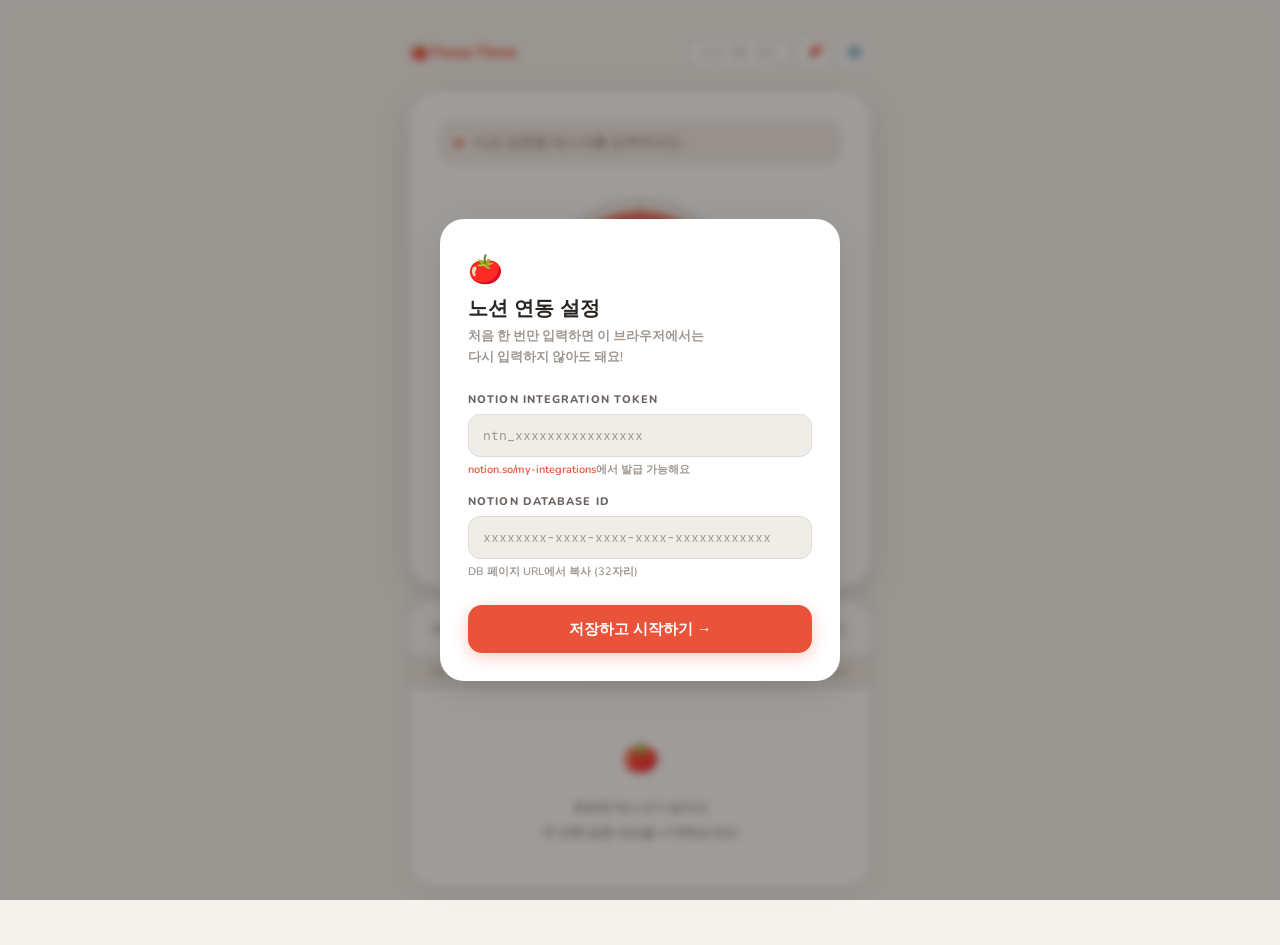
<file: index.html>
<!DOCTYPE html>
<html lang="ko">
<head>
<meta charset="UTF-8">
<meta name="viewport" content="width=device-width, initial-scale=1.0">
<title>Focus Timer</title>
<link rel="icon" type="image/png" href="https://twemoji.maxcdn.com/v/latest/72x72/1f345.png">
<link href="https://fonts.googleapis.com/css2?family=DM+Mono:wght@400;500&family=Nunito:wght@400;600;700;800;900&display=swap" rel="stylesheet">
<link rel="stylesheet" href="styles.css">
</head>
<body>

<!-- Modal -->
<div class="modal-backdrop" id="modalBackdrop">
  <div class="modal">
    <div class="modal-logo">🍅</div>
    <div class="modal-title">노션 연동 설정</div>
    <div class="modal-sub">처음 한 번만 입력하면 이 브라우저에서는<br>다시 입력하지 않아도 돼요!</div>
    <div class="modal-field">
      <label class="modal-label">Notion Integration Token</label>
      <input class="modal-input" id="inputToken" type="password" placeholder="ntn_xxxxxxxxxxxxxxxx">
      <div class="modal-hint"><a href="https://www.notion.so/my-integrations" target="_blank">notion.so/my-integrations</a>에서 발급 가능해요</div>
    </div>
    <div class="modal-field">
      <label class="modal-label">Notion Database ID</label>
      <input class="modal-input" id="inputDbId" type="text" placeholder="xxxxxxxx-xxxx-xxxx-xxxx-xxxxxxxxxxxx">
      <div class="modal-hint">DB 페이지 URL에서 복사 (32자리)</div>
    </div>
    <button class="modal-btn" onclick="saveSettings()">저장하고 시작하기 →</button>
    <div class="modal-error" id="modalError">토큰과 DB ID를 모두 입력해주세요</div>
  </div>
</div>

<!-- Header -->
<div class="header">
  <div class="logo">🍅 Focus Timer</div>
  <div class="header-right">
    <div class="session-badge" id="sessionBadge">세션 0회 완료</div>
    <button class="settings-btn" id="miniModeBtn" onclick="openMiniMode()" title="항상 위 미니모드">📌</button>
    <button class="settings-btn" onclick="openSettings()">⚙️</button>
  </div>
</div>

<div class="timesup-banner" id="timesupBanner">
  <div style="font-size:18px">⏰</div>
  <div>
    <div class="timesup-text">타임업!</div>
    <div class="timesup-sub">초과 시간이 카운트 중이에요 — 완료 버튼을 눌러 기록하세요</div>
  </div>
</div>

<div class="card">
  <div class="task-row">
    <div class="task-dot"></div>
    <input class="task-input" id="taskInput" type="text" placeholder="지금 집중할 태스크를 입력하세요…" maxlength="40">
  </div>
  <div class="clock-wrap">
    <div class="clock-outer">
      <canvas id="timerCanvas" width="220" height="220"></canvas>
      <div class="clock-center">
        <div id="timeDisplay">10:00</div>
        <div id="statusLabel">대기 중</div>
        <div id="overtimeLabel">초과중</div>
      </div>
    </div>
  </div>
  <div class="time-setter" id="timeSetter">
    <div class="setter-unit">
      <div class="setter-label">시간</div>
      <div class="setter-inner">
        <button class="setter-btn" onclick="adjustTime('h',1)">+</button>
        <input class="setter-input" id="setHour" type="number" min="0" max="23" value="0" oninput="onInputChange('h')" onblur="onInputBlur('h')">
        <button class="setter-btn" onclick="adjustTime('h',-1)">−</button>
      </div>
    </div>
    <div class="setter-sep">:</div>
    <div class="setter-unit">
      <div class="setter-label">분</div>
      <div class="setter-inner">
        <button class="setter-btn" onclick="adjustTime('m',1)">+</button>
        <input class="setter-input" id="setMin" type="number" min="0" max="59" value="10" oninput="onInputChange('m')" onblur="onInputBlur('m')">
        <button class="setter-btn" onclick="adjustTime('m',-1)">−</button>
      </div>
    </div>
  </div>
  <div class="controls">
    <button class="btn-main" id="startBtn" onclick="toggleTimer()">▶ 시작</button>
    <button class="btn-secondary" onclick="resetTimer()">↺ 리셋</button>
    <button class="btn-done" id="doneBtn" onclick="completeTask()">✓ 완료</button>
  </div>
</div>

<!-- Task List -->
<div class="list-card" id="listCard">
  <div class="list-header">
    <div class="list-title">완료된 태스크</div>
    <div class="list-header-right">
      <button class="btn-edit-mode" id="editModeBtn" onclick="toggleEditMode()">선택 삭제</button>
      <button class="btn-edit-mode" id="deleteAllBtn" onclick="deleteAllTasks()">전체 삭제</button>
      <div class="notion-badge" id="notionBadge">● Notion</div>
      <div class="list-count" id="taskCount">0개</div>
    </div>
  </div>
  <div class="list-cols" id="listCols">
    <div class="col-label">태스크</div>
    <div class="col-label">작업일시</div>
    <div class="col-label right">계획</div>
    <div class="col-label right">실제</div>
    <div class="col-label right">차이</div>
  </div>
  <div id="taskList">
    <div class="empty-state"><div class="empty-icon">🍅</div>완료된 태스크가 없어요<br>첫 번째 집중 세션을 시작해보세요!</div>
  </div>
  <div class="delete-bar" id="deleteBar">
    <div class="delete-bar-text" id="deleteBarText">0개 선택됨</div>
    <div style="display:flex;gap:8px">
      <button class="btn-cancel-delete" onclick="toggleEditMode()">취소</button>
      <button class="btn-confirm-delete" onclick="deleteSelected()">🗑 삭제</button>
    </div>
  </div>
</div>

<div class="sync-toast" id="syncToast"></div>

<script src="app.js"></script>
</body>
</html>
</file>
<file: styles.css>
:root {
    --bg:#f5f2ee;--surface:#fff;--surface2:#f0ece7;--border:#e0dbd4;
    --tomato:#e8533a;--tomato-light:#fde8e4;--green:#3db87a;--yellow:#f0b429;
    --text:#2a2520;--text-dim:#a09890;--text-mid:#6b6360;
    --shadow:0 4px 24px rgba(0,0,0,.08);--shadow-lg:0 8px 40px rgba(0,0,0,.12);
  }
  *{box-sizing:border-box;margin:0;padding:0}
  body{background:var(--bg);color:var(--text);font-family:'Nunito',sans-serif;min-height:100vh;display:flex;flex-direction:column;align-items:center;padding:36px 20px 60px}

  /* Modal */
  .modal-backdrop{position:fixed;inset:0;background:rgba(42,37,32,.45);backdrop-filter:blur(4px);display:flex;align-items:center;justify-content:center;z-index:1000}
  .modal-backdrop.hidden{display:none}
  .modal{background:var(--surface);border-radius:24px;padding:32px 28px 28px;width:100%;max-width:400px;box-shadow:var(--shadow-lg);margin:20px}
  .modal-logo{font-size:28px;margin-bottom:6px}
  .modal-title{font-size:20px;font-weight:900;margin-bottom:4px}
  .modal-sub{font-size:13px;color:var(--text-dim);font-weight:600;margin-bottom:24px;line-height:1.6}
  .modal-field{margin-bottom:16px}
  .modal-label{display:block;font-size:11px;font-weight:800;letter-spacing:.1em;text-transform:uppercase;color:var(--text-mid);margin-bottom:7px}
  .modal-input{width:100%;padding:12px 14px;background:var(--surface2);border:1.5px solid var(--border);border-radius:12px;font-family:'DM Mono',monospace;font-size:13px;color:var(--text);outline:none;transition:border-color .15s}
  .modal-input:focus{border-color:var(--tomato);background:var(--tomato-light)}
  .modal-input::placeholder{color:var(--text-dim)}
  .modal-hint{font-size:11px;color:var(--text-dim);font-weight:600;margin-top:5px;line-height:1.5}
  .modal-hint a{color:var(--tomato);text-decoration:none}
  .modal-btn{width:100%;padding:14px;background:var(--tomato);color:#fff;border:none;border-radius:14px;font-family:'Nunito',sans-serif;font-size:15px;font-weight:800;cursor:pointer;transition:all .15s;margin-top:8px;box-shadow:0 4px 16px rgba(232,83,58,.3)}
  .modal-btn:hover{background:#f06045;transform:translateY(-1px)}
  .modal-error{font-size:12px;color:var(--tomato);font-weight:700;margin-top:10px;display:none;text-align:center}

  /* Header */
  .header{width:100%;max-width:460px;display:flex;align-items:center;justify-content:space-between;margin-bottom:24px}
  .logo{font-size:15px;font-weight:900;letter-spacing:-.02em;color:var(--tomato)}
  .header-right{display:flex;align-items:center;gap:8px}
  .session-badge{font-family:'DM Mono',monospace;font-size:11px;color:var(--text-dim);background:var(--surface);border:1.5px solid var(--border);padding:4px 12px;border-radius:20px}
  .settings-btn{width:32px;height:32px;background:var(--surface);border:1.5px solid var(--border);border-radius:10px;cursor:pointer;font-size:15px;display:flex;align-items:center;justify-content:center;transition:all .15s}
  .settings-btn:hover{background:var(--border)}

  /* Card */
  .card{width:100%;max-width:460px;background:var(--surface);border-radius:28px;padding:28px 28px 24px;box-shadow:var(--shadow-lg);margin-bottom:14px}
  .task-row{display:flex;align-items:center;gap:10px;background:var(--surface2);border-radius:14px;padding:12px 16px;margin-bottom:24px;border:1.5px solid transparent;transition:border-color .2s}
  .task-row:focus-within{border-color:var(--tomato)}
  .task-dot{width:8px;height:8px;background:var(--tomato);border-radius:50%;flex-shrink:0}
  .task-input{flex:1;background:transparent;border:none;outline:none;font-family:'Nunito',sans-serif;font-size:14px;font-weight:700;color:var(--text);caret-color:var(--tomato)}
  .task-input::placeholder{color:var(--text-dim);font-weight:600}

  /* Clock */
  .clock-wrap{display:flex;justify-content:center;margin-bottom:22px}
  .clock-outer{position:relative;width:220px;height:220px}
  #timerCanvas{border-radius:50%;display:block}
  .clock-center{position:absolute;top:50%;left:50%;transform:translate(-50%,-50%);background:#fff;border-radius:50%;width:96px;height:96px;display:flex;flex-direction:column;align-items:center;justify-content:center;box-shadow:0 2px 12px rgba(0,0,0,.08);pointer-events:none}
  #timeDisplay{font-family:'DM Mono',monospace;font-size:20px;font-weight:500;color:var(--text);line-height:1;letter-spacing:-.5px}
  #statusLabel{font-size:9px;font-weight:800;letter-spacing:.12em;text-transform:uppercase;color:var(--text-dim);margin-top:3px}
  #overtimeLabel{font-family:'DM Mono',monospace;font-size:9px;color:var(--yellow);margin-top:2px;display:none}

  /* Timesup */
  .timesup-banner{display:none;align-items:center;gap:10px;background:#fde8e4;border:1.5px solid #f5c4bb;border-radius:14px;padding:11px 16px;margin-bottom:14px;width:100%;max-width:460px}
  .timesup-banner.show{display:flex}
  .timesup-text{font-size:13px;font-weight:800;color:var(--tomato)}
  .timesup-sub{font-size:11px;color:#c0705a;margin-top:1px;font-weight:600}

  /* Setter */
  .time-setter{display:flex;align-items:flex-end;justify-content:center;gap:8px;margin-bottom:20px}
  .setter-unit{display:flex;flex-direction:column;align-items:center;gap:5px}
  .setter-label{font-size:10px;font-weight:800;letter-spacing:.1em;text-transform:uppercase;color:var(--text-dim)}
  .setter-inner{display:flex;align-items:center;gap:5px}
  .setter-btn{width:28px;height:28px;background:var(--surface2);border:1.5px solid var(--border);border-radius:8px;color:var(--text-mid);font-size:16px;cursor:pointer;display:flex;align-items:center;justify-content:center;transition:all .15s;font-weight:700}
  .setter-btn:hover{background:var(--border);color:var(--text)}
  .setter-input{font-family:'DM Mono',monospace;font-size:24px;font-weight:500;color:var(--text);background:var(--surface2);border:1.5px solid var(--border);border-radius:10px;width:58px;text-align:center;padding:5px 0;outline:none;transition:border-color .15s}
  .setter-input:focus{border-color:var(--tomato);background:var(--tomato-light)}
  .setter-sep{font-family:'DM Mono',monospace;font-size:22px;color:var(--text-dim);padding-bottom:4px;font-weight:500}

  /* Controls */
  .controls{display:flex;gap:10px;justify-content:center}
  .btn-main{flex:1;padding:14px;background:var(--tomato);color:#fff;border:none;border-radius:16px;font-family:'Nunito',sans-serif;font-size:15px;font-weight:800;cursor:pointer;transition:all .15s;max-width:200px;box-shadow:0 4px 16px rgba(232,83,58,.35)}
  .btn-main:hover{background:#f06045;transform:translateY(-2px)}
  .btn-secondary{padding:14px 20px;background:var(--surface2);color:var(--text-mid);border:1.5px solid var(--border);border-radius:16px;font-family:'Nunito',sans-serif;font-size:14px;font-weight:800;cursor:pointer;transition:all .15s}
  .btn-secondary:hover{background:var(--border);color:var(--text)}
  .btn-done{padding:14px 20px;background:#e8f8f0;color:var(--green);border:1.5px solid #b8e8d0;border-radius:16px;font-family:'Nunito',sans-serif;font-size:14px;font-weight:800;cursor:pointer;transition:all .15s;display:none}
  .btn-done:hover{background:#d0f0e4}
  .btn-done:disabled{opacity:.5;cursor:not-allowed}

  /* Toast */
  .sync-toast{position:fixed;bottom:28px;right:24px;background:#fff;border:1.5px solid var(--border);border-radius:14px;padding:12px 18px;font-size:13px;font-weight:700;display:flex;align-items:center;gap:8px;transition:all .3s;opacity:0;transform:translateY(10px);z-index:999;box-shadow:var(--shadow)}
  .sync-toast.show{opacity:1;transform:translateY(0)}
  .sync-toast.success{border-color:#b8e8d0;color:var(--green)}
  .sync-toast.error{border-color:#f5c4bb;color:var(--tomato)}
  .sync-toast.loading{color:var(--text-dim)}

  /* List */
  .list-card{width:100%;max-width:460px;background:var(--surface);border-radius:24px;overflow:hidden;box-shadow:var(--shadow)}
  .list-header{padding:18px 22px 14px;border-bottom:1.5px solid var(--border);display:flex;align-items:center;justify-content:space-between}
  .list-title{font-size:12px;font-weight:800;letter-spacing:.12em;text-transform:uppercase;color:var(--text-dim)}
  .list-header-right{display:flex;align-items:center;gap:8px}
  .list-count{font-family:'DM Mono',monospace;font-size:11px;color:var(--text-dim);background:var(--surface2);padding:2px 8px;border-radius:10px}
  .notion-badge{font-size:10px;font-weight:800;color:var(--green);background:#e8f8f0;border:1.5px solid #b8e8d0;padding:2px 8px;border-radius:10px}
  .notion-badge.disconnected{color:var(--text-dim);background:var(--surface2);border-color:var(--border)}
  .btn-edit-mode{font-size:11px;font-weight:800;color:var(--text-dim);background:var(--surface2);border:1.5px solid var(--border);padding:3px 10px;border-radius:10px;cursor:pointer;transition:all .15s}
  .btn-edit-mode:hover{color:var(--tomato);border-color:var(--tomato);background:var(--tomato-light)}
  .btn-edit-mode.active{color:var(--tomato);border-color:var(--tomato);background:var(--tomato-light)}

  .list-cols{display:grid;grid-template-columns:1fr 96px 54px 54px 62px;gap:4px;padding:9px 22px;border-bottom:1.5px solid var(--border);background:var(--surface2)}
  .list-cols.edit-cols{grid-template-columns:24px 1fr 96px 54px 54px 62px}
  .col-label{font-size:10px;font-weight:800;letter-spacing:.08em;text-transform:uppercase;color:var(--text-dim)}
  .col-label.right{text-align:right}

  .task-item{display:grid;grid-template-columns:1fr 96px 54px 54px 62px;gap:4px;padding:13px 22px;border-bottom:1.5px solid var(--border);animation:slide-in .25s ease;transition:background .15s}
  .task-item.edit-row{grid-template-columns:24px 1fr 96px 54px 54px 62px}
  .task-item:last-child{border-bottom:none}
  .task-item.selected{background:#fff5f3}
  @keyframes slide-in{from{opacity:0;transform:translateY(-6px)}to{opacity:1;transform:translateY(0)}}

  .task-checkbox{width:18px;height:18px;border:1.5px solid var(--border);border-radius:5px;cursor:pointer;display:flex;align-items:center;justify-content:center;flex-shrink:0;transition:all .15s;background:var(--surface)}
  .task-checkbox:hover{border-color:var(--tomato)}
  .task-checkbox.checked{background:var(--tomato);border-color:var(--tomato);color:#fff;font-size:11px;font-weight:900}

  .task-name-cell{font-size:13px;font-weight:700;color:var(--text);display:flex;align-items:center;gap:7px;min-width:0}
  .task-name-text{overflow:hidden;text-overflow:ellipsis;white-space:nowrap}
  .task-status-dot{width:7px;height:7px;border-radius:50%;flex-shrink:0}
  .dot-done{background:var(--green)}
  .dot-over{background:var(--yellow)}
  .cell-mono{font-family:'DM Mono',monospace;font-size:11px;color:var(--text-mid);text-align:right;display:flex;align-items:center;justify-content:flex-end}
  .cell-datetime{font-family:'DM Mono',monospace;font-size:10px;color:var(--text-dim);display:flex;align-items:center}
  .diff-pos{color:var(--yellow);font-weight:600}
  .diff-neg{color:var(--green);font-weight:600}
  .diff-zero{color:var(--text-dim)}
  .notion-dot{width:5px;height:5px;border-radius:50%;background:var(--green);margin-left:3px;flex-shrink:0}
  .notion-dot.pending{background:var(--yellow)}
  .notion-dot.fail{background:var(--tomato)}

  /* Delete bar */
  .delete-bar{display:none;align-items:center;justify-content:space-between;padding:12px 22px;background:var(--tomato-light);border-top:1.5px solid #f5c4bb}
  .delete-bar.show{display:flex}
  .delete-bar-text{font-size:13px;font-weight:700;color:var(--tomato)}
  .btn-confirm-delete{padding:8px 18px;background:var(--tomato);color:#fff;border:none;border-radius:10px;font-family:'Nunito',sans-serif;font-size:13px;font-weight:800;cursor:pointer;transition:all .15s}
  .btn-confirm-delete:hover{background:#f06045}
  .btn-cancel-delete{padding:8px 14px;background:transparent;color:var(--text-mid);border:none;font-family:'Nunito',sans-serif;font-size:13px;font-weight:700;cursor:pointer}

  .empty-state{padding:40px 24px;text-align:center;color:var(--text-dim);font-size:13px;line-height:1.9;font-weight:600}
  .empty-icon{font-size:30px;margin-bottom:10px}

  /* ── Responsive / ultra-compact optimization ───────────── */
  html, body {
    width: 100%;
    max-width: 100%;
    overflow-x: hidden;
  }

  body {
    padding-left: max(12px, env(safe-area-inset-left));
    padding-right: max(12px, env(safe-area-inset-right));
  }

  .header,
  .timesup-banner,
  .card,
  .list-card {
    width: min(100%, 460px);
    min-width: 0;
  }

  .header > *,
  .header-right,
  .list-header > *,
  .list-header-right,
  .task-row > *,
  .controls > * {
    min-width: 0;
  }

  .task-input,
  .modal-input,
  .setter-input {
    max-width: 100%;
  }

  .controls,
  .list-header-right {
    flex-wrap: wrap;
  }

  .btn-main,
  .btn-secondary,
  .btn-done {
    min-width: 0;
  }

  @media (max-width: 480px) {
    body {
      padding-top: 20px;
      padding-bottom: 36px;
    }

    .header {
      margin-bottom: 16px;
      gap: 8px;
    }

    .header-right {
      justify-content: flex-end;
    }

    .session-badge {
      max-width: 150px;
      overflow: hidden;
      text-overflow: ellipsis;
      white-space: nowrap;
    }

    .card {
      padding: 20px 18px 18px;
      border-radius: 22px;
    }

    .task-row {
      padding: 10px 12px;
      margin-bottom: 18px;
    }

    .clock-wrap {
      margin-bottom: 18px;
    }

    .clock-outer {
      width: min(220px, 66vw);
      height: min(220px, 66vw);
      aspect-ratio: 1 / 1;
    }

    #timerCanvas {
      width: 100%;
      height: 100%;
    }

    .clock-center {
      width: 44%;
      height: 44%;
    }

    #timeDisplay {
      font-size: clamp(16px, 5vw, 20px);
    }

    .time-setter {
      gap: 5px;
      margin-bottom: 16px;
    }

    .setter-inner {
      gap: 4px;
    }

    .setter-btn {
      width: 26px;
      height: 26px;
      font-size: 14px;
    }

    .setter-input {
      width: 52px;
      font-size: 21px;
    }

    .controls {
      gap: 8px;
    }

    .btn-main,
    .btn-secondary,
    .btn-done {
      padding: 12px 14px;
      border-radius: 14px;
    }

    .list-header {
      padding: 14px 16px 12px;
      align-items: flex-start;
      gap: 10px;
    }

    .list-header-right {
      justify-content: flex-end;
      gap: 6px;
    }

    .btn-edit-mode {
      padding: 3px 8px;
    }

    /* 모바일에서는 표 헤더 대신 각 행을 카드형으로 표시 */
    .list-cols {
      display: none;
    }

    .task-item,
    .task-item.edit-row {
      grid-template-columns: minmax(0, 1fr) auto;
      gap: 7px 10px;
      padding: 13px 16px;
      align-items: center;
    }

    .task-item .task-checkbox {
      grid-column: 1 / -1;
      justify-self: start;
      margin-bottom: 1px;
    }

    .task-name-cell {
      grid-column: 1 / -1;
      font-size: 13px;
    }

    .cell-datetime {
      grid-column: 1 / -1;
      font-size: 10px;
      padding-bottom: 3px;
    }

    .cell-mono {
      justify-content: space-between;
      text-align: left;
      font-size: 11px;
      padding: 4px 7px;
      background: var(--surface2);
      border-radius: 7px;
      min-width: 0;
    }

    .cell-mono::before {
      color: var(--text-dim);
      font-family: 'Nunito', sans-serif;
      font-size: 9px;
      font-weight: 800;
      letter-spacing: .04em;
      margin-right: 7px;
    }

    .cell-planned::before { content: "계획"; }
    .cell-actual::before { content: "실제"; }
    .cell-diff::before { content: "차이"; }

    .cell-planned,
    .cell-actual,
    .cell-diff {
      grid-column: auto;
    }

    .delete-bar {
      padding: 10px 14px;
      gap: 8px;
      flex-wrap: wrap;
    }

    .sync-toast {
      left: 12px;
      right: 12px;
      bottom: 16px;
      width: auto;
      justify-content: center;
      text-align: center;
    }
  }

  @media (max-width: 360px) {
    body {
      padding: 12px 8px 28px;
    }

    .header {
      align-items: flex-start;
    }

    .logo {
      font-size: 13px;
      padding-top: 5px;
    }

    .header-right {
      gap: 5px;
    }

    .session-badge {
      font-size: 9px;
      padding: 4px 8px;
      max-width: 105px;
    }

    .settings-btn {
      width: 30px;
      height: 30px;
    }

    .card {
      padding: 14px 12px;
      border-radius: 18px;
    }

    .task-row {
      border-radius: 11px;
      margin-bottom: 14px;
    }

    .task-input {
      font-size: 12px;
    }

    .clock-outer {
      width: min(190px, 62vw);
      height: min(190px, 62vw);
    }

    .clock-center {
      min-width: 72px;
      min-height: 72px;
    }

    #statusLabel,
    #overtimeLabel {
      font-size: 8px;
    }

    .time-setter {
      transform: scale(.92);
      transform-origin: center;
      margin-left: -8px;
      margin-right: -8px;
    }

    .controls {
      display: grid;
      grid-template-columns: 1fr 1fr;
    }

    .btn-main {
      max-width: none;
    }

    .btn-done {
      grid-column: 1 / -1;
      justify-content: center;
    }

    .list-card {
      border-radius: 18px;
    }

    .list-header {
      display: grid;
      grid-template-columns: 1fr;
    }

    .list-header-right {
      justify-content: flex-start;
    }

    .task-item,
    .task-item.edit-row {
      padding: 12px;
      gap: 6px;
    }

    .cell-mono {
      font-size: 10px;
      padding: 4px 6px;
    }

    .modal {
      padding: 24px 18px 20px;
      border-radius: 18px;
      margin: 10px;
    }
  }

  @media (max-width: 300px) {
    body {
      padding-left: 6px;
      padding-right: 6px;
    }

    .header {
      flex-direction: column;
      align-items: stretch;
    }

    .header-right {
      justify-content: space-between;
    }

    .session-badge {
      max-width: none;
      flex: 1;
      text-align: center;
    }

    .clock-outer {
      width: 168px;
      height: 168px;
    }

    .time-setter {
      transform: scale(.82);
      margin-top: -4px;
      margin-bottom: 8px;
    }

    .controls {
      grid-template-columns: 1fr;
    }

    .btn-done {
      grid-column: auto;
    }

    .list-header-right {
      display: grid;
      grid-template-columns: 1fr 1fr;
      width: 100%;
    }

    .notion-badge,
    .list-count {
      text-align: center;
    }

    .task-item,
    .task-item.edit-row {
      grid-template-columns: 1fr;
    }

    .task-name-cell,
    .cell-datetime,
    .cell-planned,
    .cell-actual,
    .cell-diff,
    .task-item .task-checkbox {
      grid-column: 1;
    }
  }
</file>
